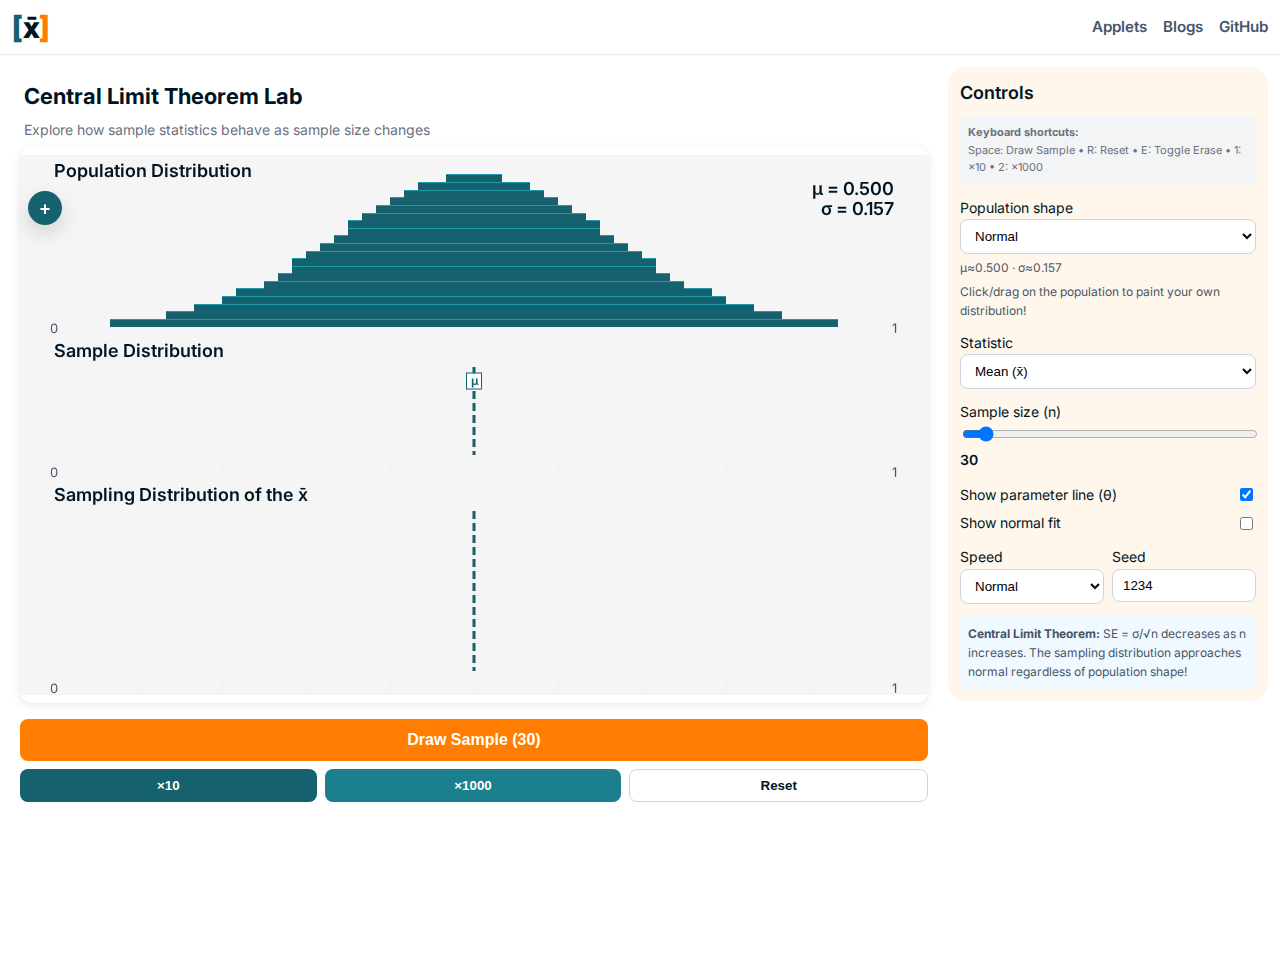
<file: apps/central-limit-theorem/index.html>
<!DOCTYPE html>
<html lang="en">
<head>
    <meta charset="UTF-8">
    <meta name="viewport" content="width=device-width, initial-scale=1.0">
    <title>Central Limit Theorem Lab - Stat Applet Lab</title>
    <meta name="description" content="Explore how sample statistics behave as sample size changes with this interactive CLT visualization">
    
    <!-- Fonts -->
    <link rel="preconnect" href="https://fonts.googleapis.com">
    <link rel="preconnect" href="https://fonts.gstatic.com" crossorigin>
    <link href="https://fonts.googleapis.com/css2?family=Inter:wght@400;600;700&display=swap" rel="stylesheet">
    <!-- XBAR Applet styles (minimal, distraction-free) -->
    <link rel="stylesheet" href="../../shared/xbar-applets.css">
</head>
<body>
    <div id="xbar-banner"></div>
    <div class="applet-wrap">
        <div id="clt-app-root"></div>
    </div>
    
    <!-- Reusable banner injection -->
    <script src="../../shared/banner.js"></script>
    <!-- Load the Working CLT Component (fallback while debugging modular approach) -->
    <script src="../../shared/clt-complete.js"></script>
    
    <script>
        // Initialize the CLT app when the page loads
        document.addEventListener('DOMContentLoaded', function() {
            try {
                console.log('Loading CLT app...');
                if (window.CentralLimitTheoremLab) {
                    const CLTApp = window.CentralLimitTheoremLab();
                    CLTApp.mount('clt-app-root');
                    console.log('CLT App loaded successfully');
                } else {
                    throw new Error('CentralLimitTheoremLab not found');
                }
            } catch (error) {
                console.error('Failed to initialize CLT App:', error);
                document.body.innerHTML += '<div style="color: red; padding: 2rem; text-align: center;">Error loading CLT App: ' + error.message + '</div>';
            }
        });
    </script>
</body>
</html>
</file>
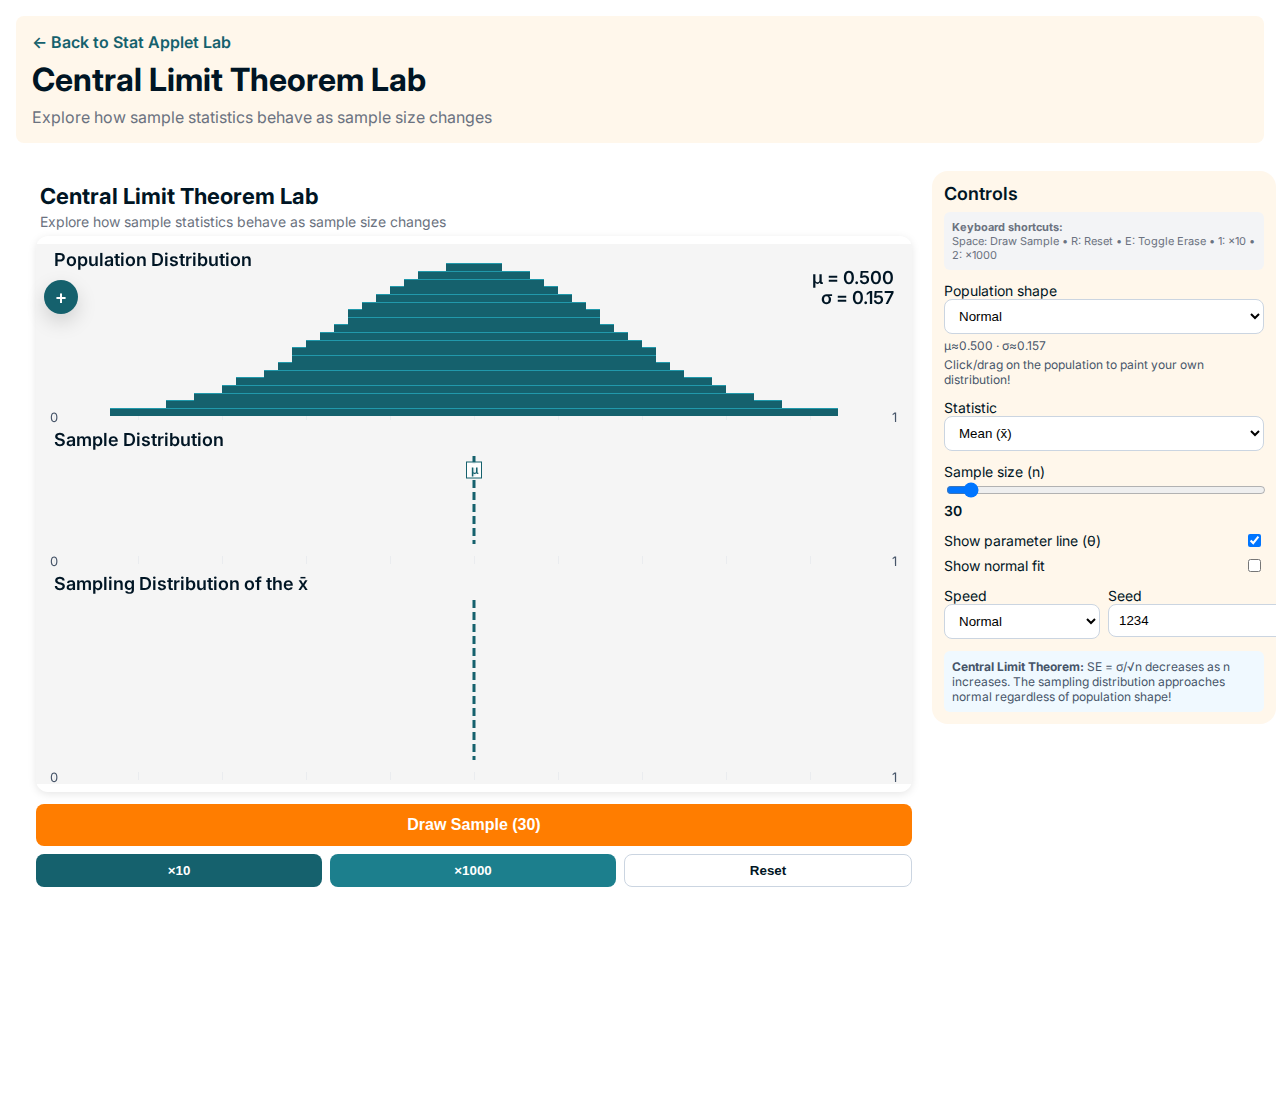
<file: apps/central-limit-theorem/minimal.html>
<!DOCTYPE html>
<html lang="en">
<head>
    <meta charset="UTF-8">
    <meta name="viewport" content="width=device-width, initial-scale=1.0">
    <title>Minimal CLT - Stat Applet Lab</title>
    <link href="https://fonts.googleapis.com/css2?family=Inter:wght@400;600;700&display=swap" rel="stylesheet">
</head>
<body style="font-family: 'Inter', sans-serif; margin: 0; padding: 1rem; background: #fff;">
    
    <header style="background: #FFF7EB; padding: 1rem; border-radius: 8px; margin-bottom: 1rem;">
        <a href="../../" style="color: #15616D; text-decoration: none; font-weight: 600;">← Back to Stat Applet Lab</a>
        <h1 style="margin: 0.5rem 0; color: #001524;">Central Limit Theorem Lab</h1>
        <p style="margin: 0; color: #6B7280;">Explore how sample statistics behave as sample size changes</p>
    </header>
    
    <div id="app-container">
        <div style="text-align: center; padding: 2rem; background: #F9FAFB; border-radius: 8px;">
            <h2>Loading Central Limit Theorem Simulation...</h2>
            <p id="status">Initializing...</p>
        </div>
    </div>
    
    <!-- Use the working complete version -->
    <script src="../../shared/clt-complete.js"></script>
    
    <script>
        console.log('Minimal CLT starting...');
        
        function updateStatus(message) {
            const statusEl = document.getElementById('status');
            if (statusEl) statusEl.textContent = message;
            console.log(message);
        }
        
        document.addEventListener('DOMContentLoaded', function() {
            updateStatus('DOM loaded, checking for CLT component...');
            
            // Check if component is available
            if (typeof window.CentralLimitTheoremLab === 'undefined') {
                updateStatus('❌ CentralLimitTheoremLab not found');
                return;
            }
            
            updateStatus('✅ Component found, initializing...');
            
            try {
                const CLTApp = window.CentralLimitTheoremLab();
                updateStatus('✅ Component created, mounting...');
                
                // Clear the container and mount
                const container = document.getElementById('app-container');
                container.innerHTML = '<div id="clt-root"></div>';
                
                CLTApp.mount('clt-root');
                updateStatus('✅ CLT Lab loaded successfully!');
                
            } catch (error) {
                updateStatus(`❌ Error: ${error.message}`);
                console.error('CLT Error:', error);
            }
        });
    </script>
</body>
</html>
</file>
<file: shared/xbar-applets.css>
/* XBAR Applets Minimal Styling */
/* Clean, distraction-free styling for applet pages */

/* Design tokens for applets */
:root {
  --ink: #001524;
  --navy: #15616D;
  --orange: #FF7D00;
  --info: #475569;
  --ticks: #EAECEF;
  --font-sans: 'Inter', -apple-system, BlinkMacSystemFont, 'Segoe UI', Roboto, sans-serif;
  --font-mono: 'JetBrains Mono', 'SF Mono', Monaco, 'Cascadia Code', monospace;
}

/* Base reset */
* { box-sizing: border-box; }
html { scroll-behavior: smooth; }
body { 
  margin: 0; 
  font-family: var(--font-sans); 
  background: #FFFFFF; 
  color: var(--ink); 
  line-height: 1.6; 
  -webkit-font-smoothing: antialiased;
  -moz-osx-font-smoothing: grayscale;
}

/* Applet container */
.applet-wrap { 
  min-height: 100vh; 
  width: 100%; 
}

/* Banner styles (shared across applets) */
.xbar-banner { 
  background: #fff; 
  border-bottom: 1px solid var(--ticks);
}

.xbar-banner .container-1140 { 
  display: flex; 
  align-items: center; 
  justify-content: space-between; 
  padding: 0.75rem; 
  max-width: 1400px; 
  margin: 0 auto;
}

.brand-xbar { 
  font-weight: 800; 
  color: var(--ink); 
  letter-spacing: -0.01em; 
  text-decoration: none; 
  display: inline-flex; 
  align-items: center; 
  font-size: 1.6rem; 
  line-height: 1;
}

@media (min-width: 768px) { 
  .brand-xbar { 
    font-size: 1.9rem; 
  } 
}

.brand-xbar .br-l { 
  color: var(--navy); 
}

.brand-xbar .br-r { 
  color: var(--orange); 
}

.xbar-nav { 
  list-style: none; 
  display: flex; 
  gap: 1rem; 
  margin: 0; 
  padding: 0; 
}

.xbar-nav a { 
  color: var(--info); 
  text-decoration: none; 
  font-weight: 600; 
  font-size: 0.95rem; 
}

.xbar-nav a:hover { 
  color: var(--orange); 
}

/* Minimal canvas/applet container styling */
.canvas-container {
  position: relative;
  margin: 0 auto;
}

/* Basic typography for applet content */
h1, h2, h3, h4, h5, h6 {
  font-weight: 600;
  color: var(--ink);
}

p {
  color: var(--info);
}

code {
  font-family: var(--font-mono);
}
</file>
